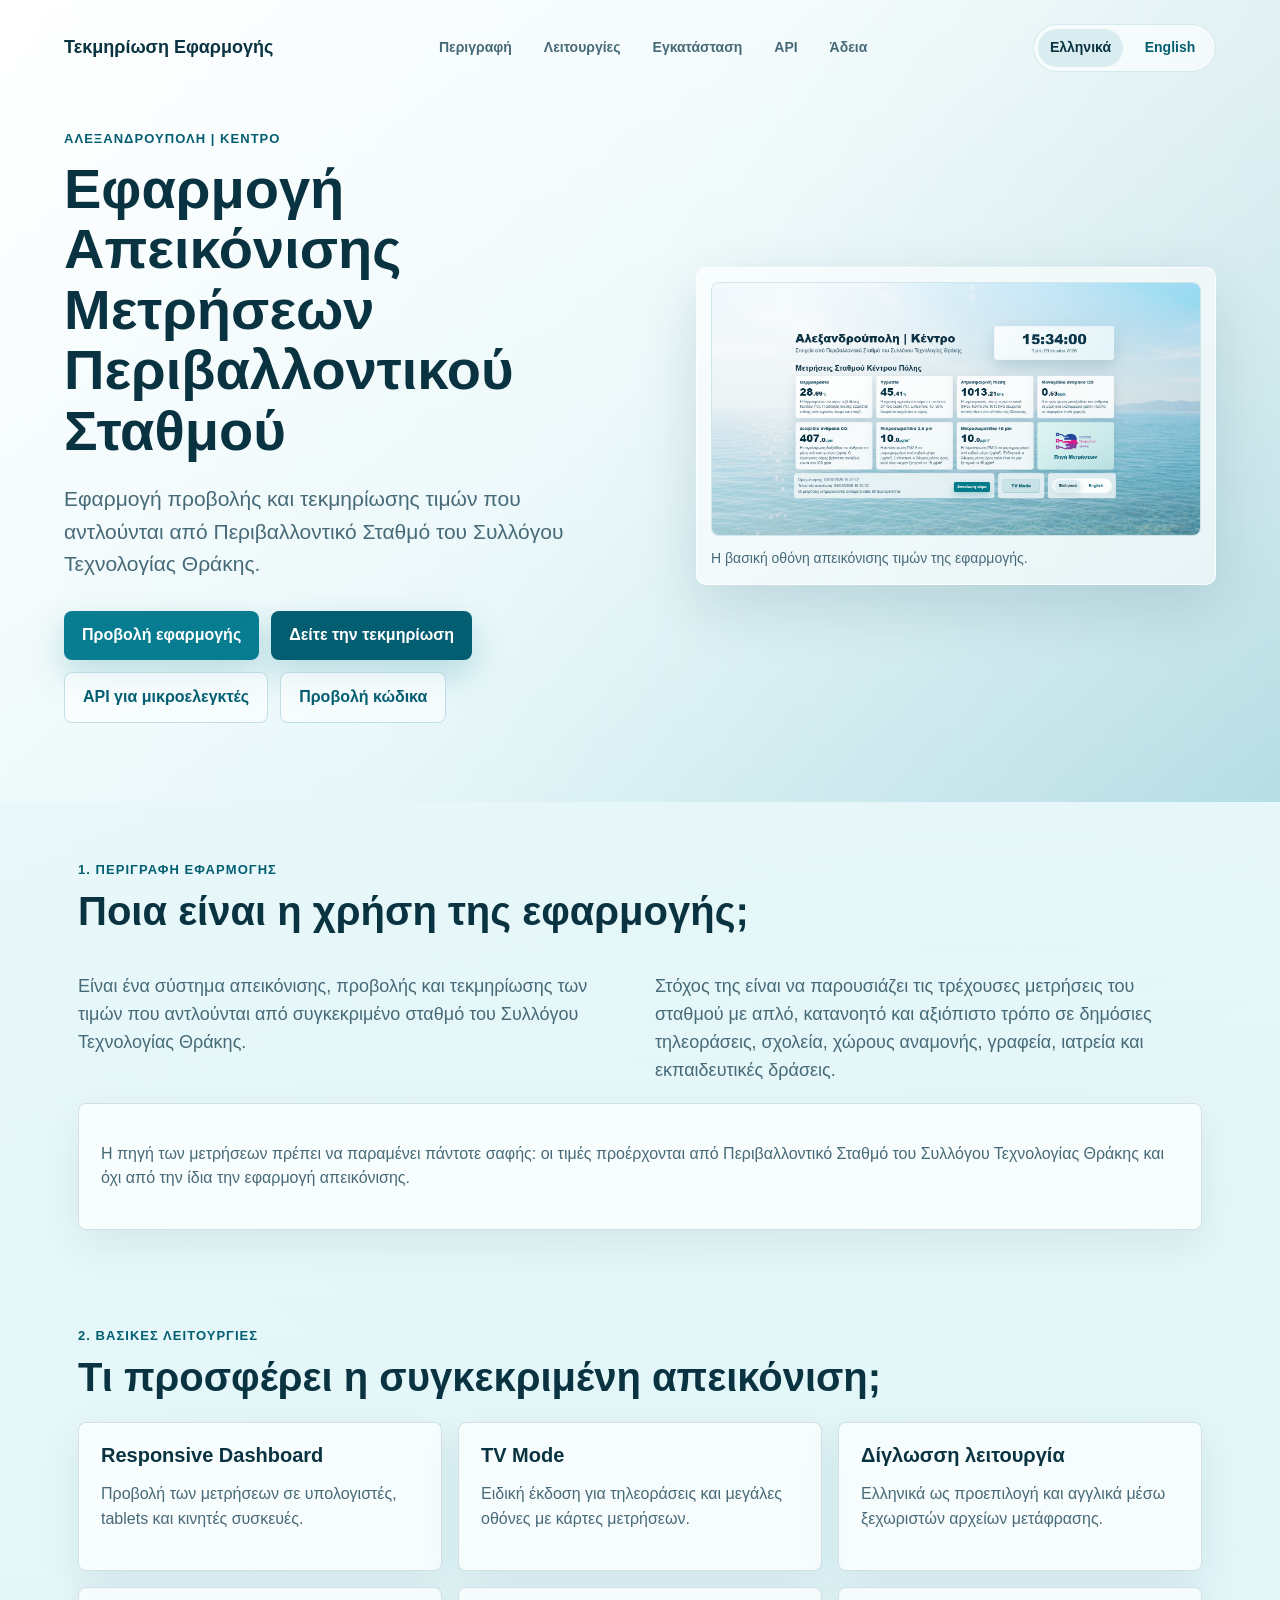
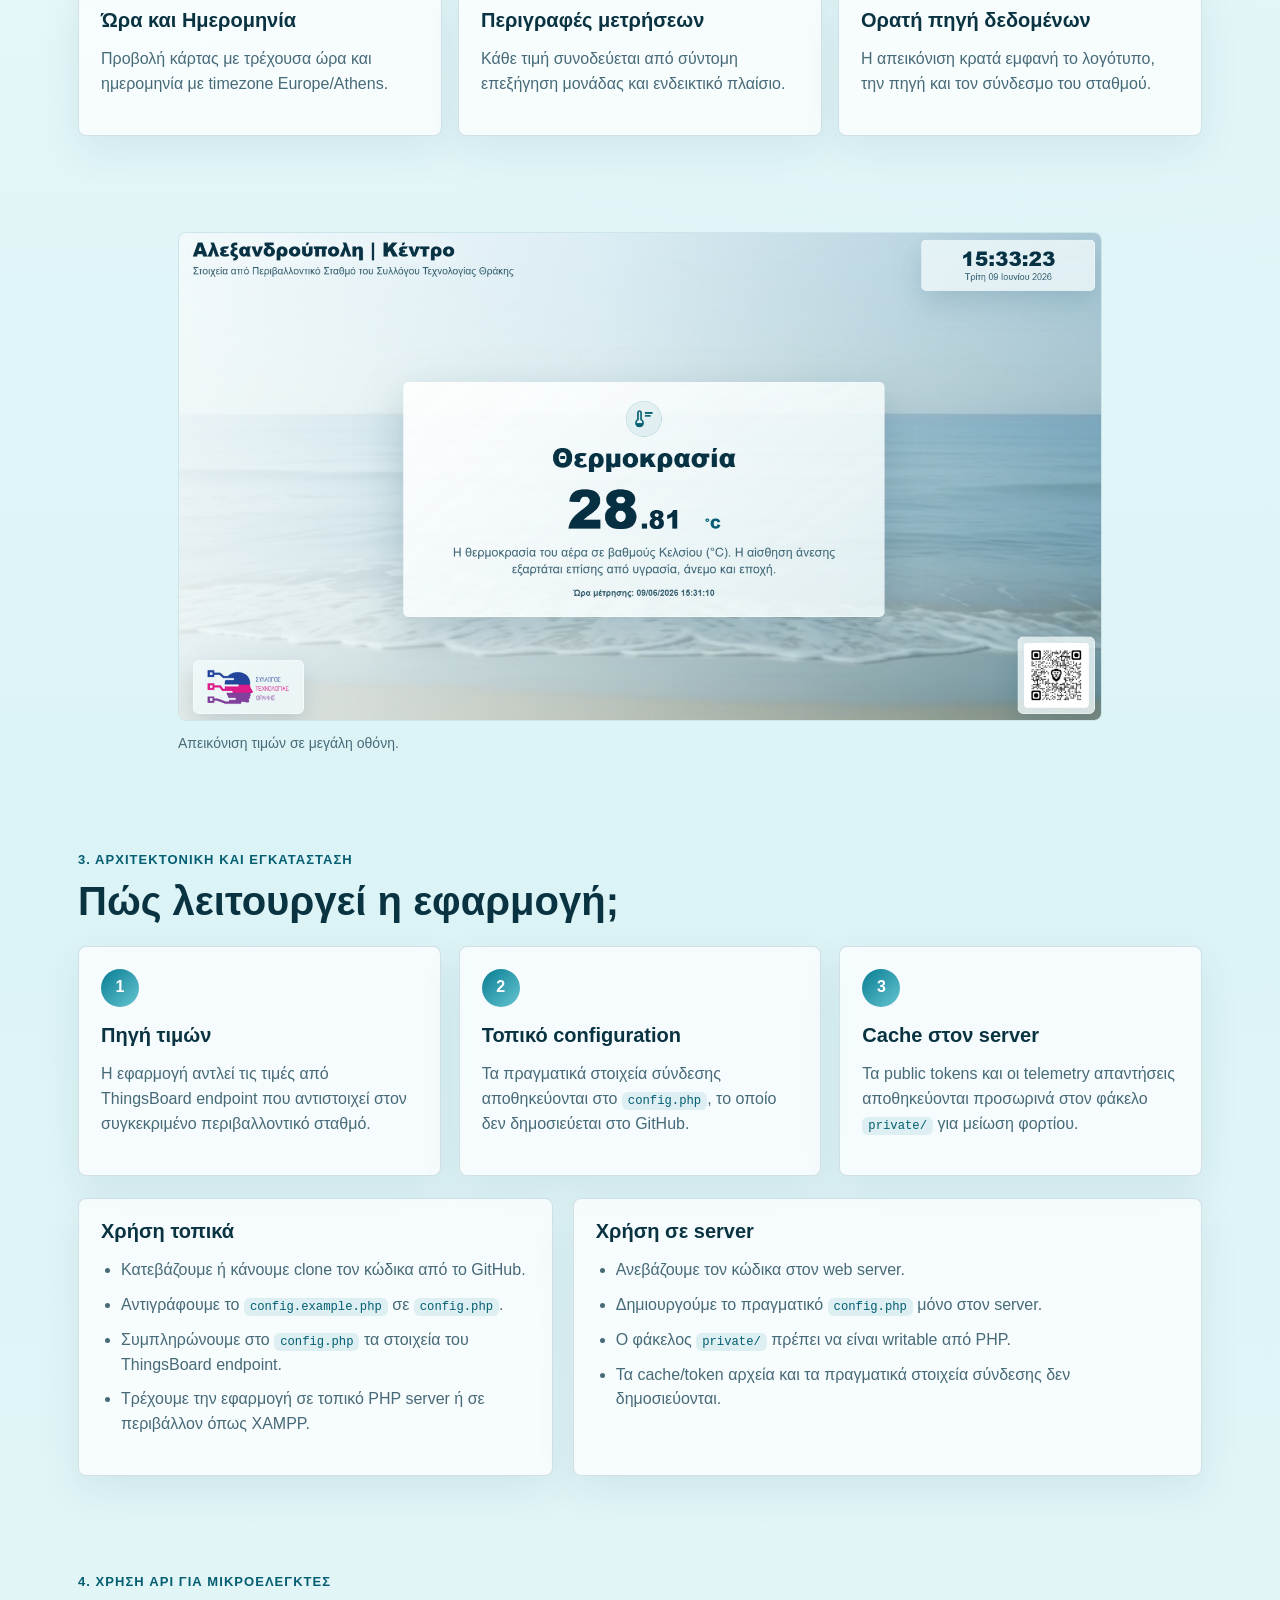
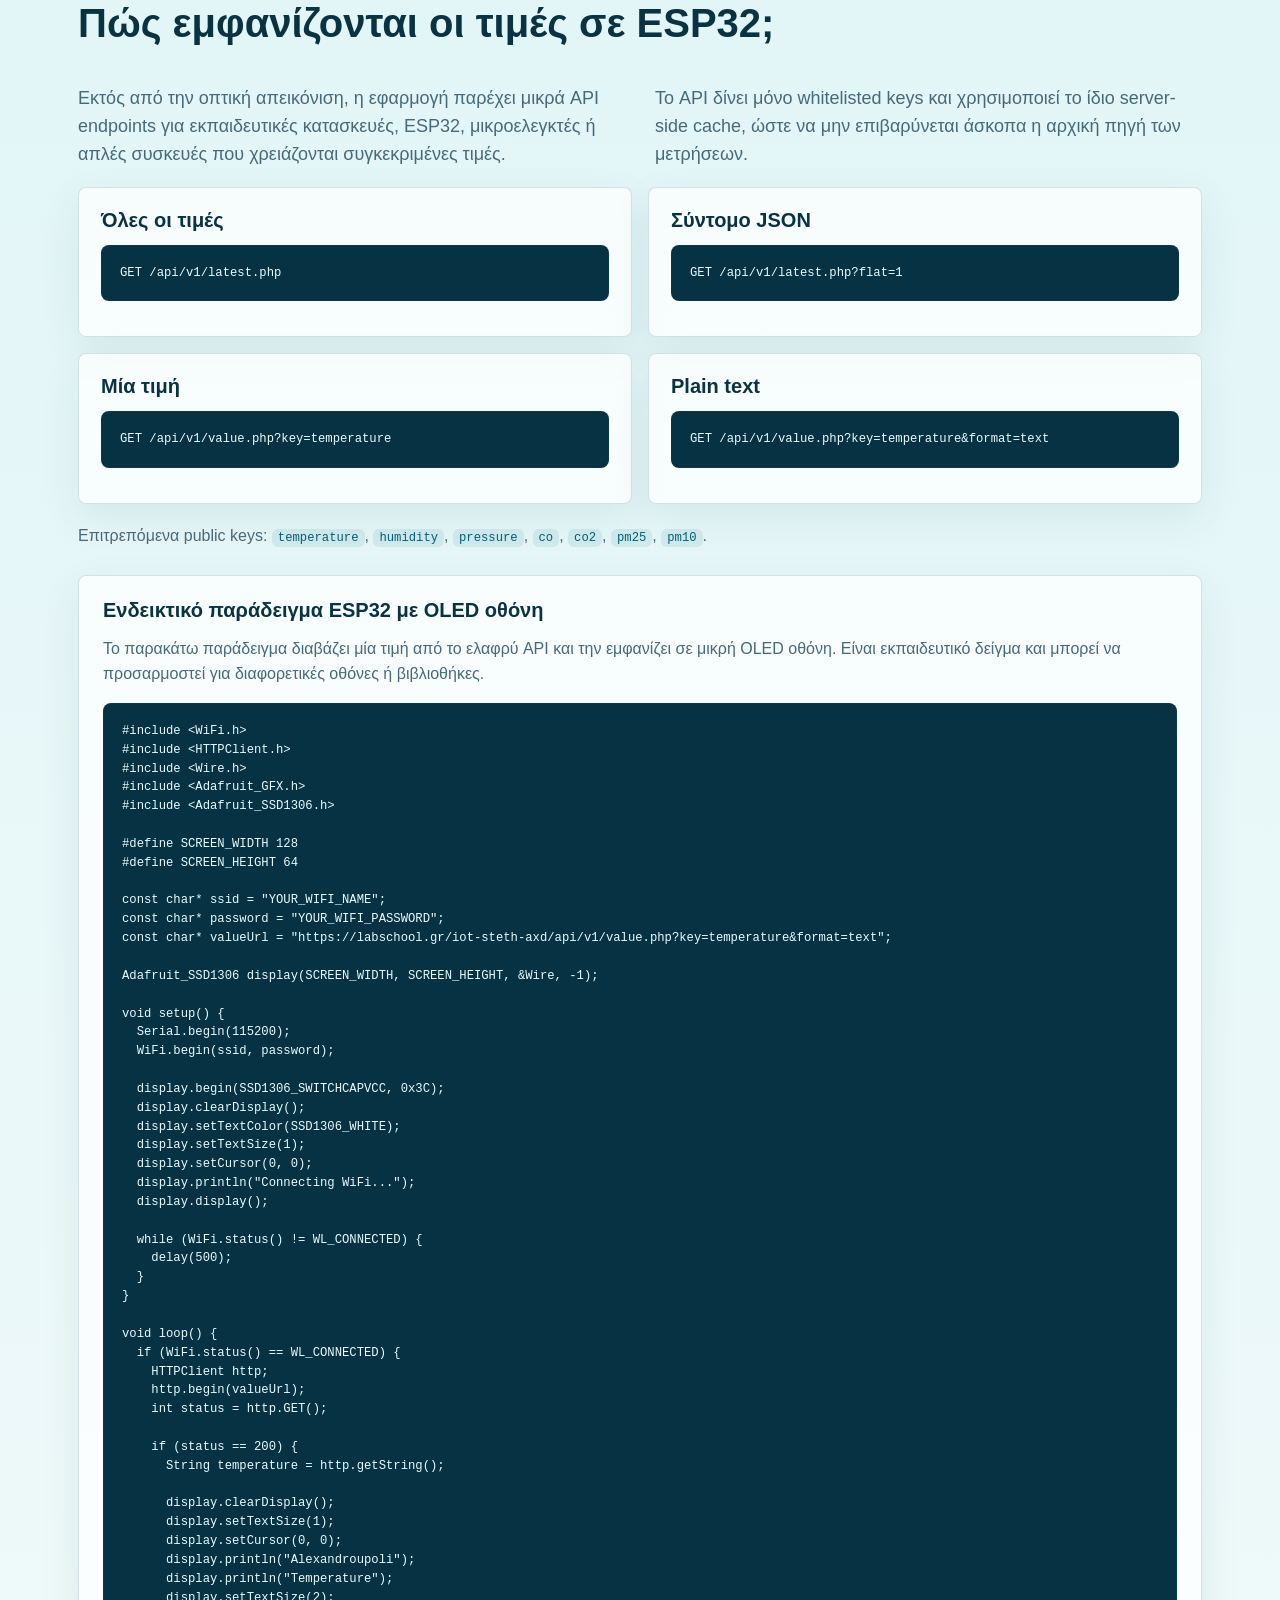
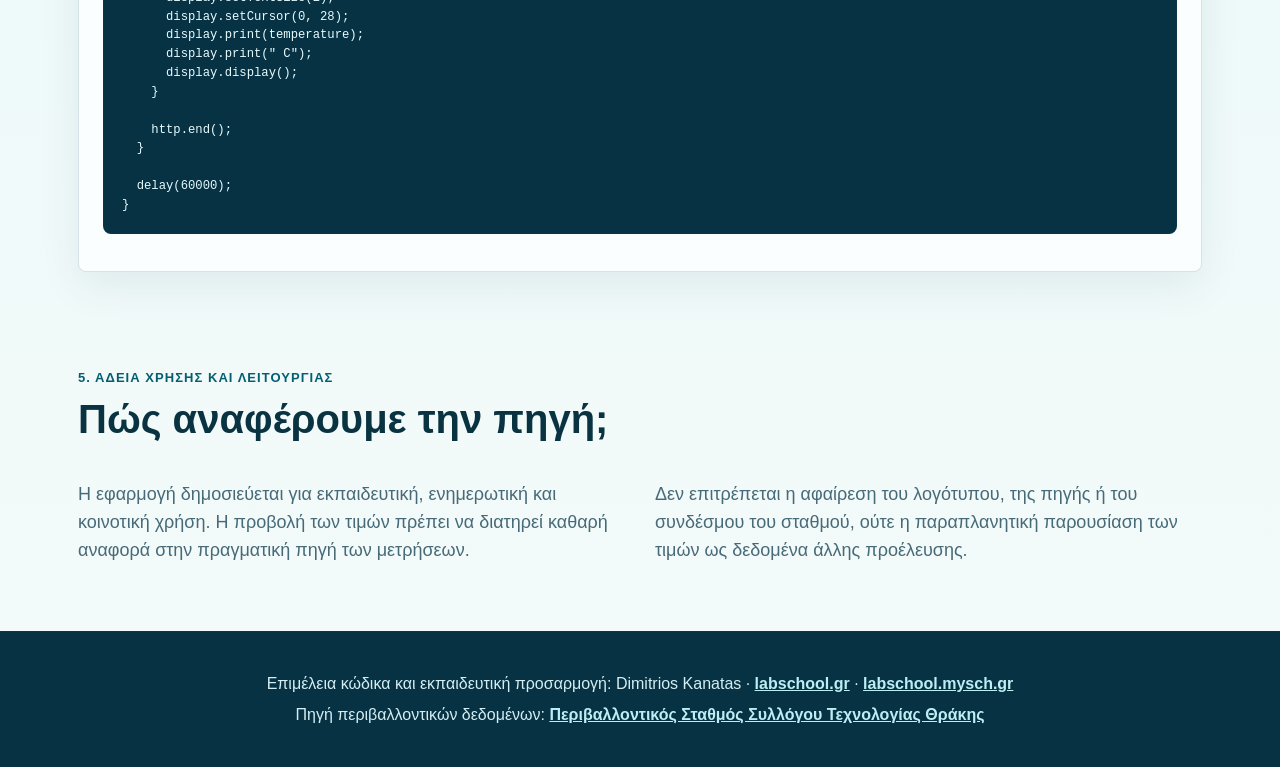
<file: docs/index.html>
<!doctype html>
<html lang="el">
<head>
    <meta charset="utf-8">
    <meta name="viewport" content="width=device-width, initial-scale=1">
    <title>Εφαρμογή Απεικόνισης Μετρήσεων Περιβαλλοντικού Σταθμού</title>
    <meta name="description" content="Τεκμηρίωση εφαρμογής προβολής και τεκμηρίωσης τιμών που αντλούνται από Περιβαλλοντικό Σταθμό του Συλλόγου Τεχνολογίας Θράκης.">
    <meta property="og:type" content="website">
    <meta property="og:locale" content="el_GR">
    <meta property="og:site_name" content="LabSchool GR">
    <meta property="og:title" content="Εφαρμογή Απεικόνισης Μετρήσεων Περιβαλλοντικού Σταθμού">
    <meta property="og:description" content="Τεκμηρίωση εφαρμογής προβολής και τεκμηρίωσης τιμών που αντλούνται από Περιβαλλοντικό Σταθμό του Συλλόγου Τεχνολογίας Θράκης.">
    <meta property="og:url" content="https://labschool-gr.github.io/iot-steth-axd/">
    <meta property="og:image" content="https://labschool-gr.github.io/iot-steth-axd/assets/images/social-preview.jpg">
    <meta property="og:image:secure_url" content="https://labschool-gr.github.io/iot-steth-axd/assets/images/social-preview.jpg">
    <meta property="og:image:type" content="image/jpeg">
    <meta property="og:image:width" content="1200">
    <meta property="og:image:height" content="630">
    <meta property="og:image:alt" content="Προεπισκόπηση της εφαρμογής απεικόνισης μετρήσεων περιβαλλοντικού σταθμού">
    <meta name="twitter:card" content="summary_large_image">
    <meta name="twitter:title" content="Εφαρμογή Απεικόνισης Μετρήσεων Περιβαλλοντικού Σταθμού">
    <meta name="twitter:description" content="Τεκμηρίωση εφαρμογής προβολής και τεκμηρίωσης τιμών που αντλούνται από Περιβαλλοντικό Σταθμό του Συλλόγου Τεχνολογίας Θράκης.">
    <meta name="twitter:image" content="https://labschool-gr.github.io/iot-steth-axd/assets/images/social-preview.jpg">
    <link rel="icon" type="image/svg+xml" href="assets/favicon.svg">
    <link rel="stylesheet" href="styles.css">
</head>
<body>
<header class="site-hero" id="top">
    <nav class="topbar" aria-label="Πλοήγηση τεκμηρίωσης">
        <a class="brand" href="#top">Τεκμηρίωση Εφαρμογής</a>
        <div class="nav-links">
            <a href="#description">Περιγραφή</a>
            <a href="#features">Λειτουργίες</a>
            <a href="#architecture">Εγκατάσταση</a>
            <a href="#api">API</a>
            <a href="#license">Άδεια</a>
        </div>
        <div class="language-switch" aria-label="Γλώσσα">
            <a class="active" href="index.html" lang="el" aria-current="page">Ελληνικά</a>
            <a href="en.html" lang="en">English</a>
        </div>
    </nav>

    <div class="hero-grid">
        <div class="hero-copy">
            <p class="eyebrow">Αλεξανδρούπολη | Κέντρο</p>
            <h1>Εφαρμογή Απεικόνισης Μετρήσεων Περιβαλλοντικού Σταθμού</h1>
            <p class="lead">
                Εφαρμογή προβολής και τεκμηρίωσης τιμών που αντλούνται από Περιβαλλοντικό Σταθμό
                του Συλλόγου Τεχνολογίας Θράκης.
            </p>
            <div class="hero-actions">
                <a class="button primary" href="https://labschool.gr/iot-steth-axd/">Προβολή εφαρμογής</a>
                <a class="button primary" href="#description">Δείτε την τεκμηρίωση</a>
                <a class="button secondary" href="#api">API για μικροελεγκτές</a>
                <a class="button secondary" href="https://github.com/LabSchool-GR/iot-steth-axd">Προβολή κώδικα</a>
            </div>
        </div>

        <figure class="visual-card">
            <img
                class="doc-image"
                src="assets/images/iot-steth-axd.png"
                alt="Στιγμιότυπο της εφαρμογής απεικόνισης μετρήσεων"
            >
            <figcaption>Η βασική οθόνη απεικόνισης τιμών της εφαρμογής.</figcaption>
        </figure>
    </div>
</header>

<main>
    <section class="section intro-section" id="description">
        <div class="section-heading">
            <p class="eyebrow">1. Περιγραφή Εφαρμογής</p>
            <h2>Ποια είναι η χρήση της εφαρμογής;</h2>
        </div>
        <div class="text-columns">
            <p>
                Είναι ένα σύστημα απεικόνισης, προβολής και τεκμηρίωσης των τιμών που αντλούνται
                από συγκεκριμένο σταθμό του Συλλόγου Τεχνολογίας Θράκης.
            </p>
            <p>
                Στόχος της είναι να παρουσιάζει τις τρέχουσες μετρήσεις του σταθμού με απλό,
                κατανοητό και αξιόπιστο τρόπο σε δημόσιες τηλεοράσεις, σχολεία, χώρους αναμονής,
                γραφεία, ιατρεία και εκπαιδευτικές δράσεις.
            </p>
        </div>
        <div class="callout">
            <p>
                Η πηγή των μετρήσεων πρέπει να παραμένει πάντοτε σαφής: οι τιμές προέρχονται από
                Περιβαλλοντικό Σταθμό του Συλλόγου Τεχνολογίας Θράκης και όχι από την ίδια την
                εφαρμογή απεικόνισης.
            </p>
        </div>
    </section>

    <section class="section" id="features">
        <div class="section-heading">
            <p class="eyebrow">2. Βασικές Λειτουργίες</p>
            <h2>Τι προσφέρει η συγκεκριμένη απεικόνιση;</h2>
        </div>
        <div class="feature-grid">
            <article class="feature-card">
                <h3>Responsive Dashboard</h3>
                <p>Προβολή των μετρήσεων σε υπολογιστές, tablets και κινητές συσκευές.</p>
            </article>
            <article class="feature-card">
                <h3>TV Mode</h3>
                <p>Ειδική έκδοση για τηλεοράσεις και μεγάλες οθόνες με κάρτες μετρήσεων.</p>
            </article>
            <article class="feature-card">
                <h3>Δίγλωσση λειτουργία</h3>
                <p>Ελληνικά ως προεπιλογή και αγγλικά μέσω ξεχωριστών αρχείων μετάφρασης.</p>
            </article>
            <article class="feature-card">
                <h3>Ώρα και Ημερομηνία</h3>
                <p>Προβολή κάρτας με τρέχουσα ώρα και ημερομηνία με timezone Europe/Athens.</p>
            </article>
            <article class="feature-card">
                <h3>Περιγραφές μετρήσεων</h3>
                <p>Κάθε τιμή συνοδεύεται από σύντομη επεξήγηση μονάδας και ενδεικτικό πλαίσιο.</p>
            </article>
            <article class="feature-card">
                <h3>Ορατή πηγή δεδομένων</h3>
                <p>Η απεικόνιση κρατά εμφανή το λογότυπο, την πηγή και τον σύνδεσμο του σταθμού.</p>
            </article>
        </div>
    </section>

    <section class="section image-strip single-image" aria-label="Εικόνα τεκμηρίωσης TV Mode">
        <figure>
            <img
                class="doc-image"
                src="assets/images/iot-steth-axd-tv-mode.png"
                alt="Στιγμιότυπο του TV Mode της εφαρμογής απεικόνισης μετρήσεων"
            >
            <figcaption>Απεικόνιση τιμών σε μεγάλη οθόνη.</figcaption>
        </figure>
    </section>

    <section class="section" id="architecture">
        <div class="section-heading">
            <p class="eyebrow">3. Αρχιτεκτονική και Εγκατάσταση</p>
            <h2>Πώς λειτουργεί η εφαρμογή;</h2>
        </div>
        <div class="architecture-flow">
            <article>
                <span class="step">1</span>
                <h3>Πηγή τιμών</h3>
                <p>
                    Η εφαρμογή αντλεί τις τιμές από ThingsBoard endpoint που αντιστοιχεί στον
                    συγκεκριμένο περιβαλλοντικό σταθμό.
                </p>
            </article>
            <article>
                <span class="step">2</span>
                <h3>Τοπικό configuration</h3>
                <p>
                    Τα πραγματικά στοιχεία σύνδεσης αποθηκεύονται στο <code>config.php</code>, το
                    οποίο δεν δημοσιεύεται στο GitHub.
                </p>
            </article>
            <article>
                <span class="step">3</span>
                <h3>Cache στον server</h3>
                <p>
                    Τα public tokens και οι telemetry απαντήσεις αποθηκεύονται προσωρινά στον
                    φάκελο <code>private/</code> για μείωση φορτίου.
                </p>
            </article>
        </div>

        <div class="checklist-grid setup-grid">
            <div>
                <h3>Χρήση τοπικά</h3>
                <ul class="checklist">
                    <li>Κατεβάζουμε ή κάνουμε clone τον κώδικα από το GitHub.</li>
                    <li>Αντιγράφουμε το <code>config.example.php</code> σε <code>config.php</code>.</li>
                    <li>Συμπληρώνουμε στο <code>config.php</code> τα στοιχεία του ThingsBoard endpoint.</li>
                    <li>Τρέχουμε την εφαρμογή σε τοπικό PHP server ή σε περιβάλλον όπως XAMPP.</li>
                </ul>
            </div>
            <div>
                <h3>Χρήση σε server</h3>
                <ul class="checklist">
                    <li>Ανεβάζουμε τον κώδικα στον web server.</li>
                    <li>Δημιουργούμε το πραγματικό <code>config.php</code> μόνο στον server.</li>
                    <li>Ο φάκελος <code>private/</code> πρέπει να είναι writable από PHP.</li>
                    <li>Τα cache/token αρχεία και τα πραγματικά στοιχεία σύνδεσης δεν δημοσιεύονται.</li>
                </ul>
            </div>
        </div>
    </section>

    <section class="section" id="api">
        <div class="section-heading">
            <p class="eyebrow">4. Χρήση API για μικροελεγκτές</p>
            <h2>Πώς εμφανίζονται οι τιμές σε ESP32;</h2>
        </div>
        <div class="text-columns">
            <p>
                Εκτός από την οπτική απεικόνιση, η εφαρμογή παρέχει μικρά API endpoints για
                εκπαιδευτικές κατασκευές, ESP32, μικροελεγκτές ή απλές συσκευές που χρειάζονται
                συγκεκριμένες τιμές.
            </p>
            <p>
                Το API δίνει μόνο whitelisted keys και χρησιμοποιεί το ίδιο server-side cache,
                ώστε να μην επιβαρύνεται άσκοπα η αρχική πηγή των μετρήσεων.
            </p>
        </div>
        <div class="api-grid">
            <article>
                <h3>Όλες οι τιμές</h3>
                <pre><code>GET /api/v1/latest.php</code></pre>
            </article>
            <article>
                <h3>Σύντομο JSON</h3>
                <pre><code>GET /api/v1/latest.php?flat=1</code></pre>
            </article>
            <article>
                <h3>Μία τιμή</h3>
                <pre><code>GET /api/v1/value.php?key=temperature</code></pre>
            </article>
            <article>
                <h3>Plain text</h3>
                <pre><code>GET /api/v1/value.php?key=temperature&amp;format=text</code></pre>
            </article>
        </div>
        <p class="note">
            Επιτρεπόμενα public keys: <code>temperature</code>, <code>humidity</code>,
            <code>pressure</code>, <code>co</code>, <code>co2</code>,
            <code>pm25</code>, <code>pm10</code>.
        </p>

        <article class="code-example">
            <h3>Ενδεικτικό παράδειγμα ESP32 με OLED οθόνη</h3>
            <p>
                Το παρακάτω παράδειγμα διαβάζει μία τιμή από το ελαφρύ API και την εμφανίζει σε
                μικρή OLED οθόνη. Είναι εκπαιδευτικό δείγμα και μπορεί να προσαρμοστεί για
                διαφορετικές οθόνες ή βιβλιοθήκες.
            </p>
            <pre><code>#include &lt;WiFi.h&gt;
#include &lt;HTTPClient.h&gt;
#include &lt;Wire.h&gt;
#include &lt;Adafruit_GFX.h&gt;
#include &lt;Adafruit_SSD1306.h&gt;

#define SCREEN_WIDTH 128
#define SCREEN_HEIGHT 64

const char* ssid = "YOUR_WIFI_NAME";
const char* password = "YOUR_WIFI_PASSWORD";
const char* valueUrl = "https://labschool.gr/iot-steth-axd/api/v1/value.php?key=temperature&amp;format=text";

Adafruit_SSD1306 display(SCREEN_WIDTH, SCREEN_HEIGHT, &Wire, -1);

void setup() {
  Serial.begin(115200);
  WiFi.begin(ssid, password);

  display.begin(SSD1306_SWITCHCAPVCC, 0x3C);
  display.clearDisplay();
  display.setTextColor(SSD1306_WHITE);
  display.setTextSize(1);
  display.setCursor(0, 0);
  display.println("Connecting WiFi...");
  display.display();

  while (WiFi.status() != WL_CONNECTED) {
    delay(500);
  }
}

void loop() {
  if (WiFi.status() == WL_CONNECTED) {
    HTTPClient http;
    http.begin(valueUrl);
    int status = http.GET();

    if (status == 200) {
      String temperature = http.getString();

      display.clearDisplay();
      display.setTextSize(1);
      display.setCursor(0, 0);
      display.println("Alexandroupoli");
      display.println("Temperature");
      display.setTextSize(2);
      display.setCursor(0, 28);
      display.print(temperature);
      display.print(" C");
      display.display();
    }

    http.end();
  }

  delay(60000);
}</code></pre>
        </article>
    </section>

    <section class="section" id="license">
        <div class="section-heading">
            <p class="eyebrow">5. Άδεια Χρήσης και Λειτουργίας</p>
            <h2>Πώς αναφέρουμε την πηγή;</h2>
        </div>
        <div class="text-columns">
            <p>
                Η εφαρμογή δημοσιεύεται για εκπαιδευτική, ενημερωτική και κοινοτική χρήση. Η
                προβολή των τιμών πρέπει να διατηρεί καθαρή αναφορά στην πραγματική πηγή των
                μετρήσεων.
            </p>
            <p>
                Δεν επιτρέπεται η αφαίρεση του λογότυπου, της πηγής ή του συνδέσμου του σταθμού,
                ούτε η παραπλανητική παρουσίαση των τιμών ως δεδομένα άλλης προέλευσης.
            </p>
        </div>
    </section>
</main>

<footer class="site-footer">
    <p>
        Επιμέλεια κώδικα και εκπαιδευτική προσαρμογή: Dimitrios Kanatas ·
        <a href="https://labschool.gr">labschool.gr</a> ·
        <a href="https://labschool.mysch.gr">labschool.mysch.gr</a>
    </p>
    <p>
        Πηγή περιβαλλοντικών δεδομένων:
        <a href="https://steth.gr/env">Περιβαλλοντικός Σταθμός Συλλόγου Τεχνολογίας Θράκης</a>
    </p>
</footer>
</body>
</html>
</file>
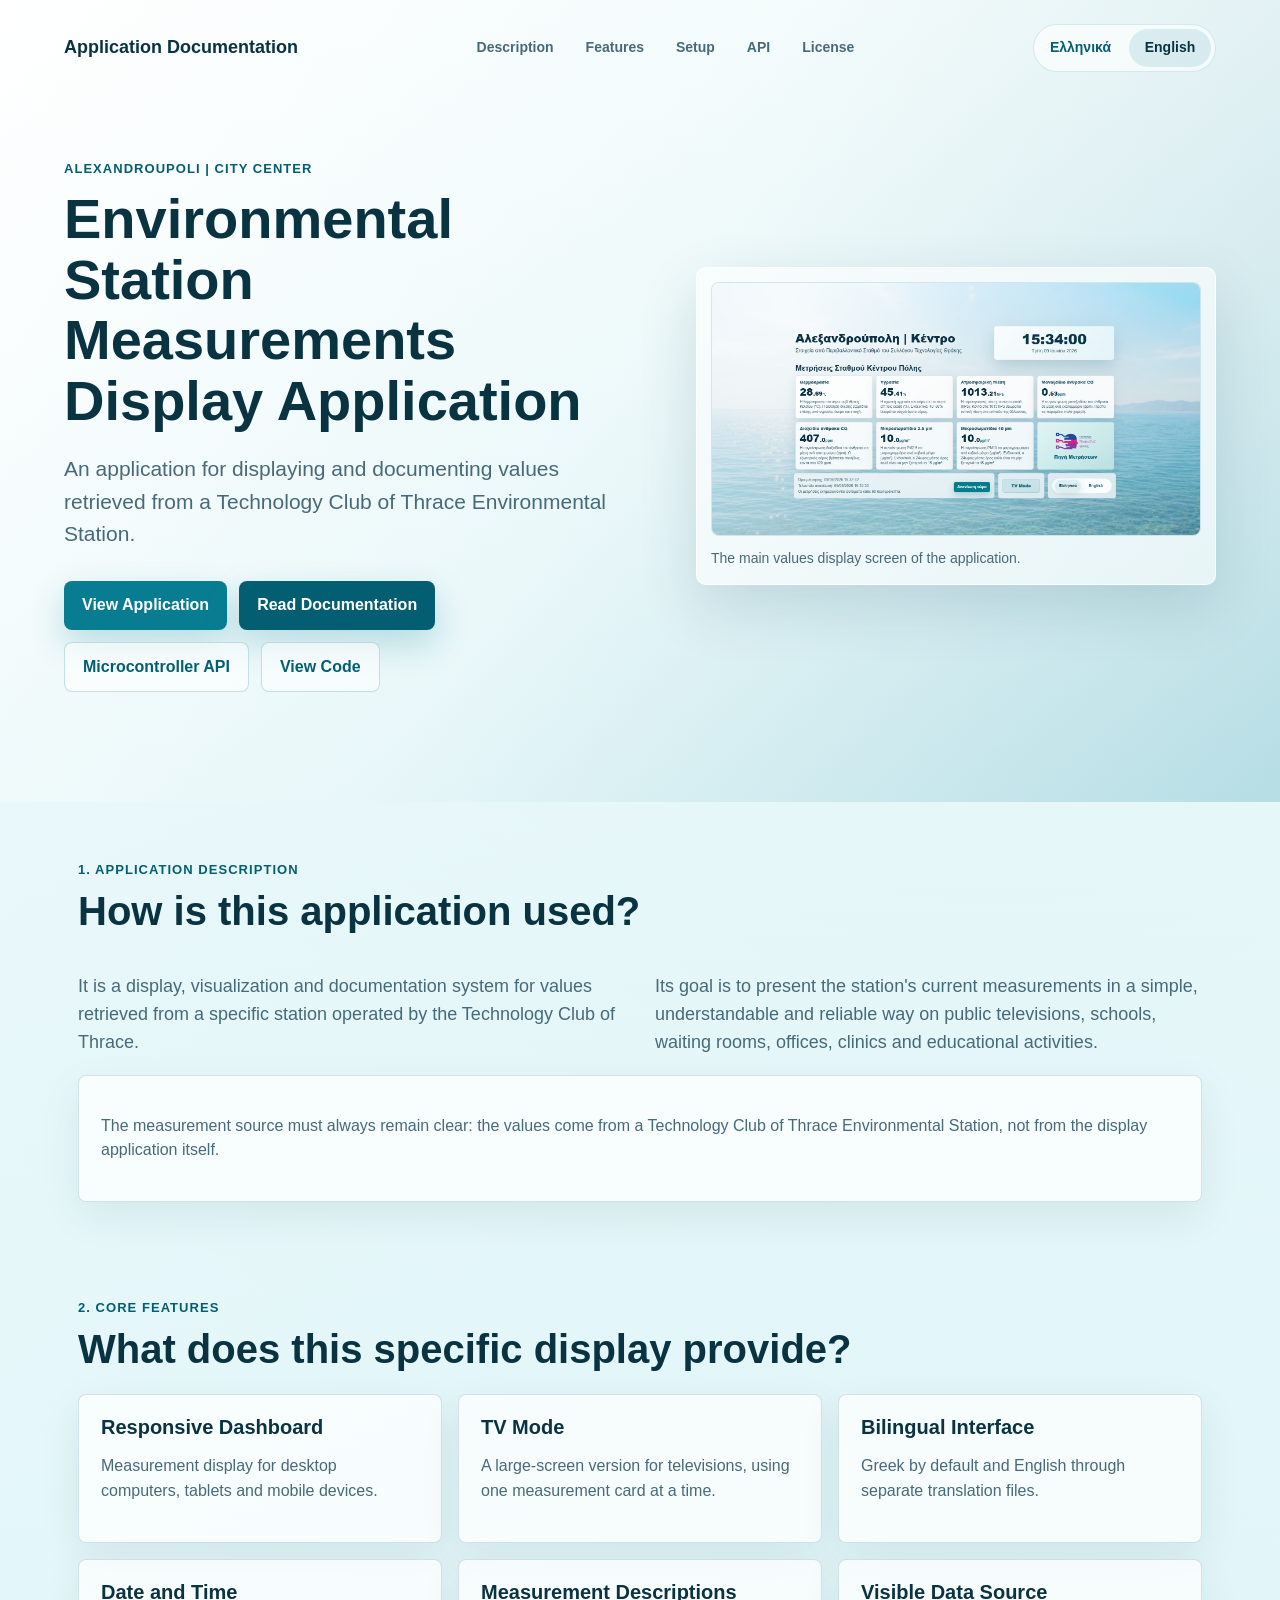
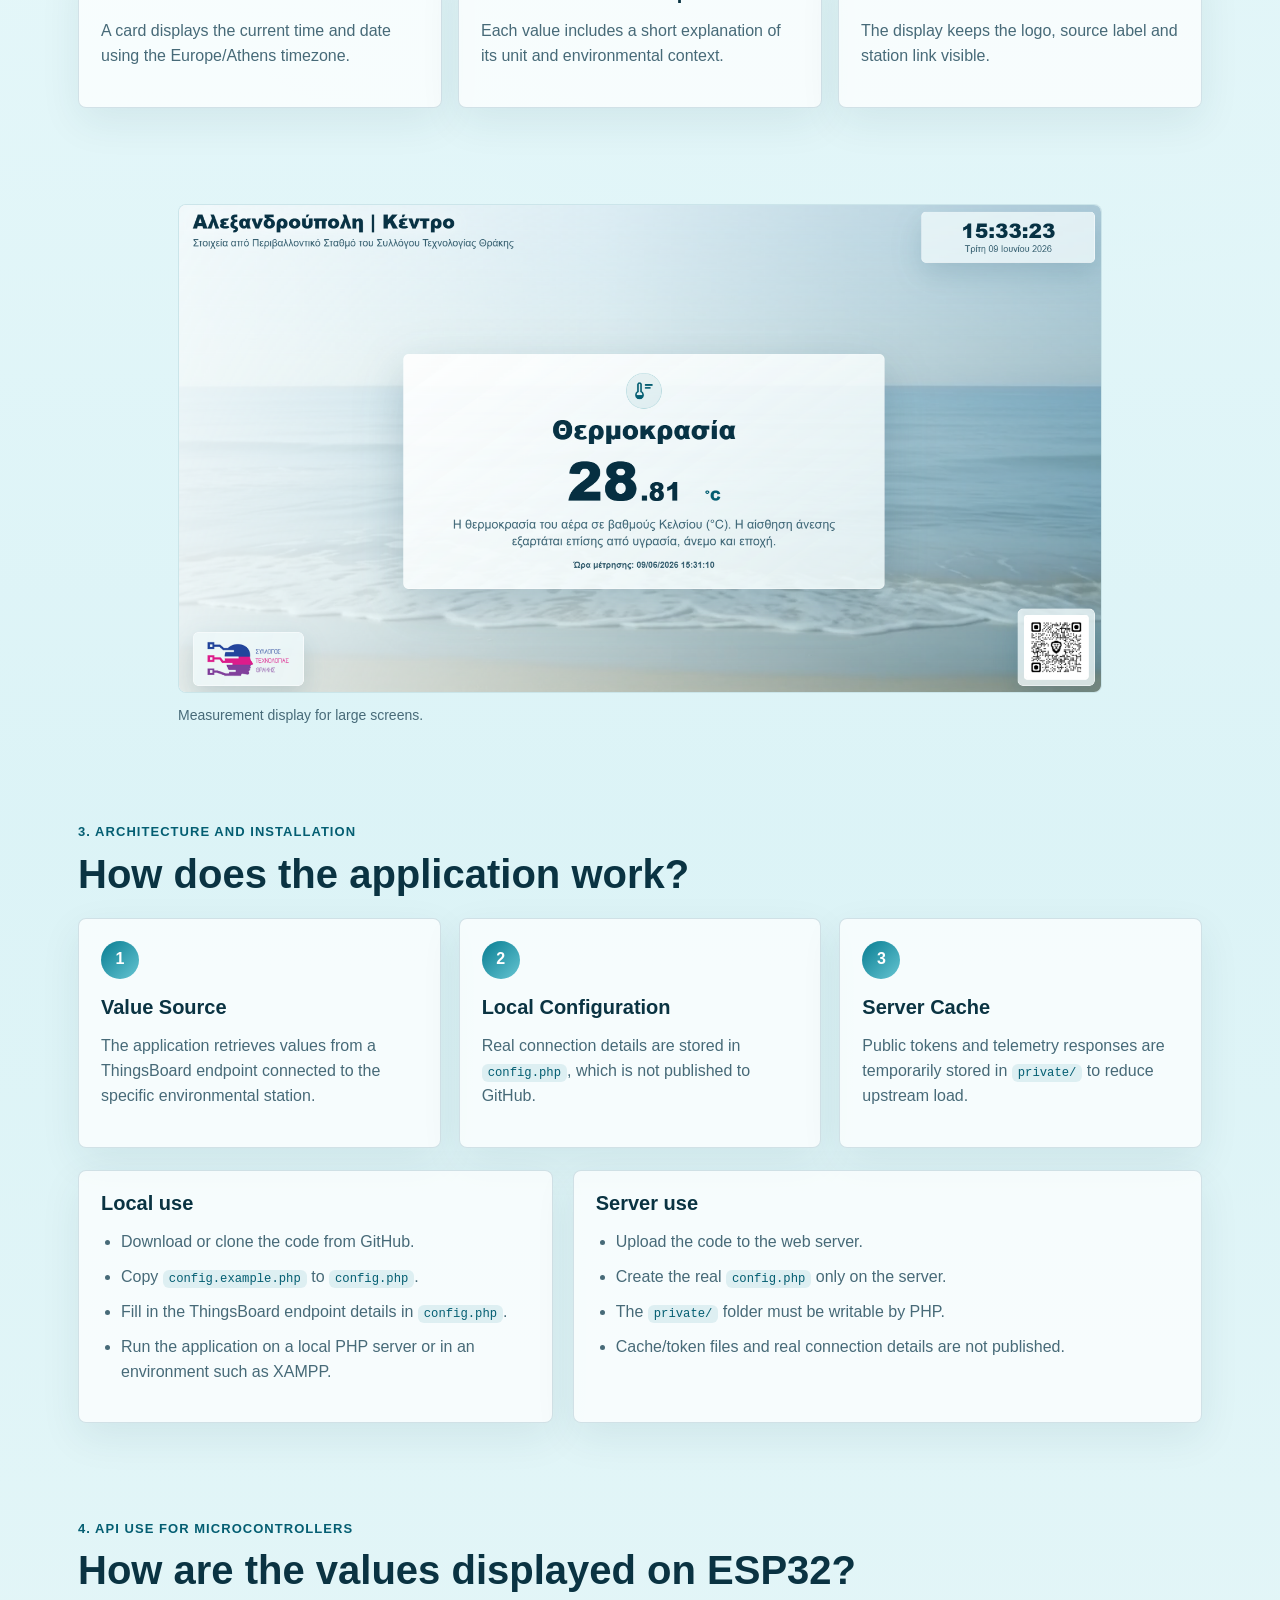
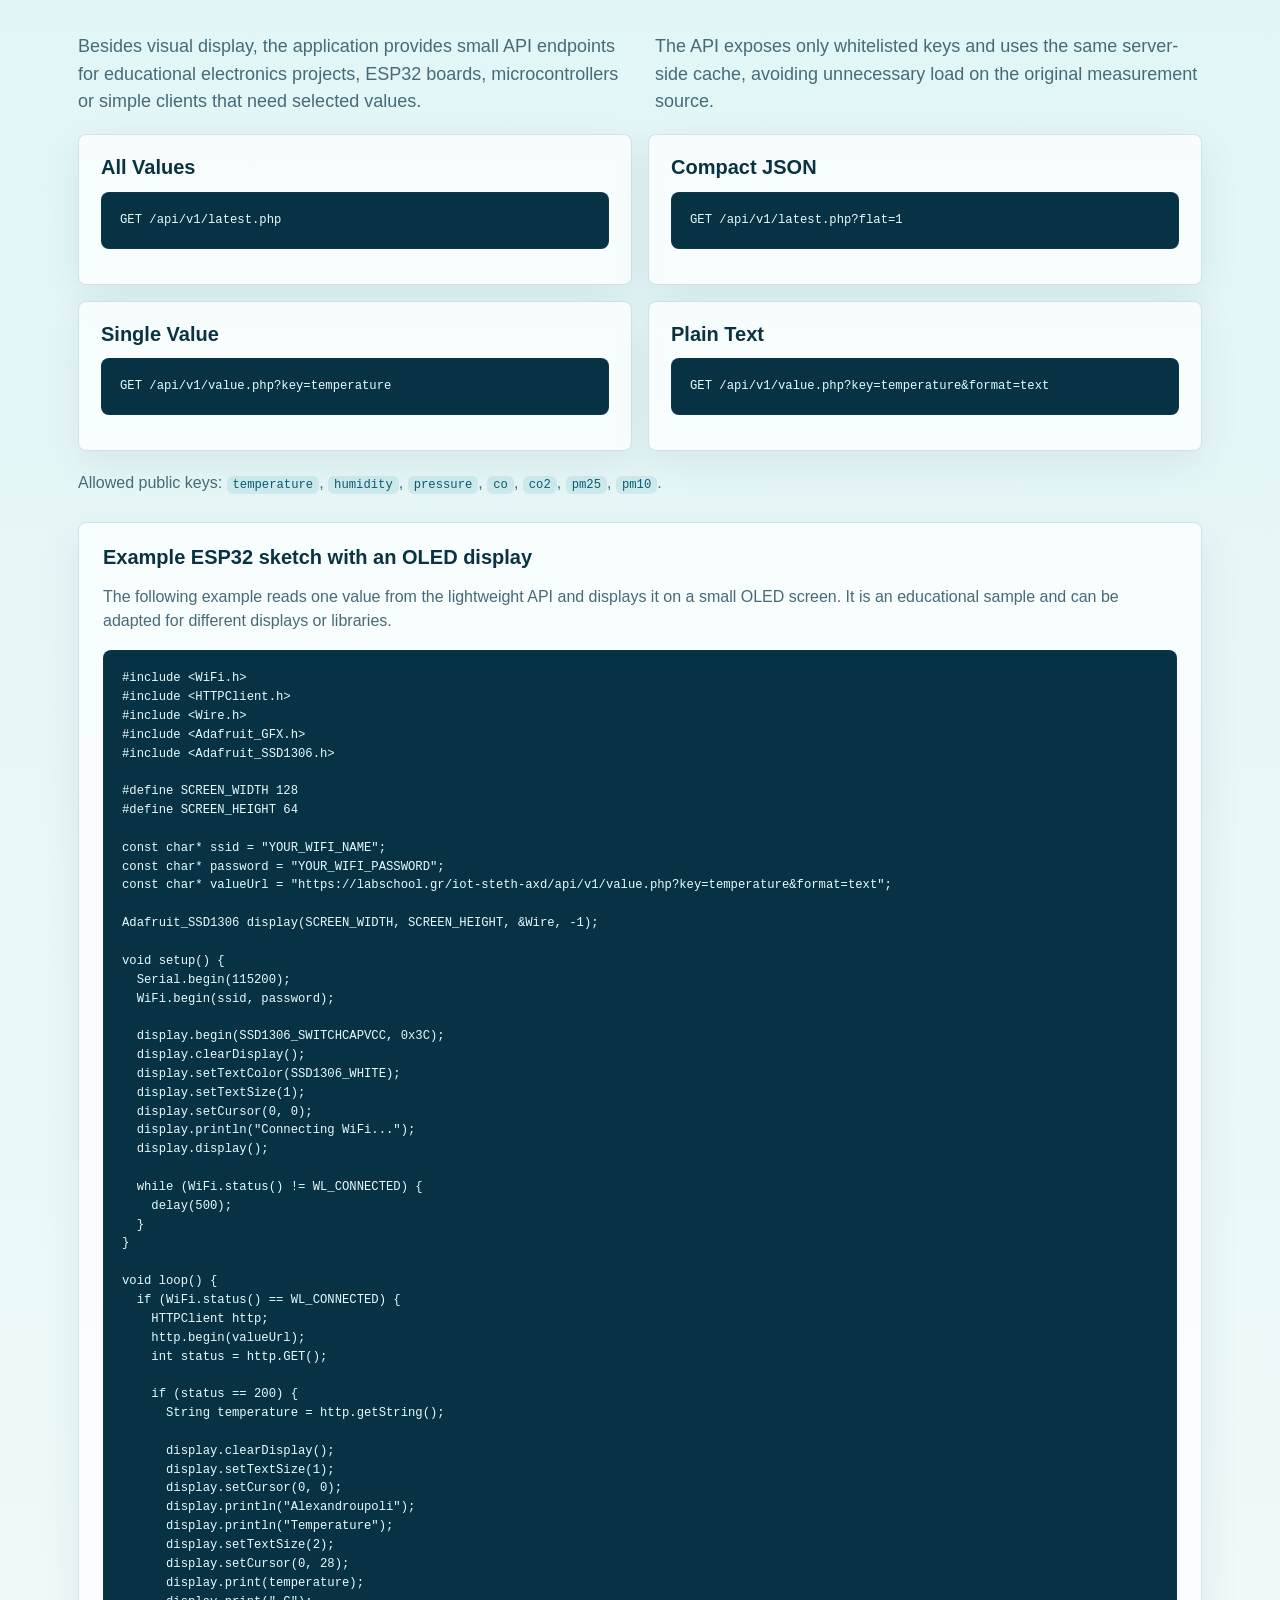
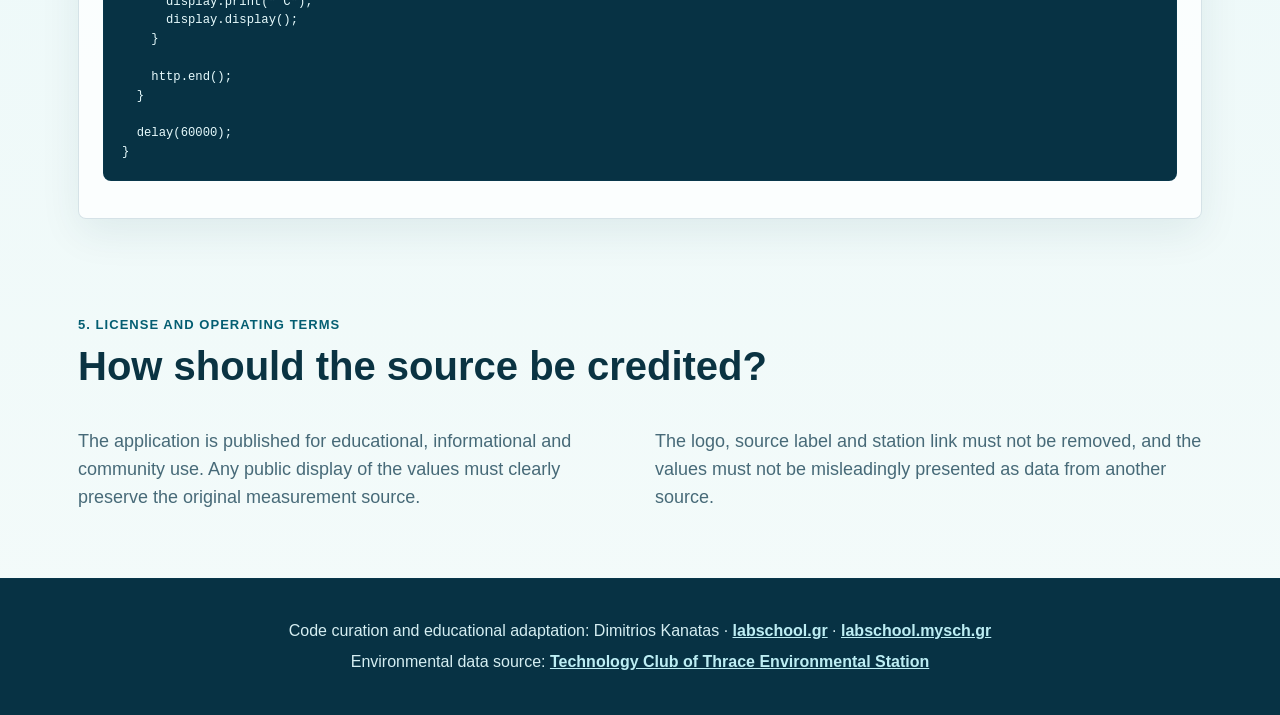
<file: docs/en.html>
<!doctype html>
<html lang="en">
<head>
    <meta charset="utf-8">
    <meta name="viewport" content="width=device-width, initial-scale=1">
    <title>Environmental Station Measurements Display Application</title>
    <meta name="description" content="Documentation for an application that displays and documents values retrieved from a Technology Club of Thrace Environmental Station.">
    <meta property="og:type" content="website">
    <meta property="og:locale" content="en_GB">
    <meta property="og:site_name" content="LabSchool GR">
    <meta property="og:title" content="Environmental Station Measurements Display Application">
    <meta property="og:description" content="Documentation for an application that displays and documents values retrieved from a Technology Club of Thrace Environmental Station.">
    <meta property="og:url" content="https://labschool-gr.github.io/iot-steth-axd/en.html">
    <meta property="og:image" content="https://labschool-gr.github.io/iot-steth-axd/assets/images/social-preview.jpg">
    <meta property="og:image:secure_url" content="https://labschool-gr.github.io/iot-steth-axd/assets/images/social-preview.jpg">
    <meta property="og:image:type" content="image/jpeg">
    <meta property="og:image:width" content="1200">
    <meta property="og:image:height" content="630">
    <meta property="og:image:alt" content="Preview of the environmental station measurements display application">
    <meta name="twitter:card" content="summary_large_image">
    <meta name="twitter:title" content="Environmental Station Measurements Display Application">
    <meta name="twitter:description" content="Documentation for an application that displays and documents values retrieved from a Technology Club of Thrace Environmental Station.">
    <meta name="twitter:image" content="https://labschool-gr.github.io/iot-steth-axd/assets/images/social-preview.jpg">
    <link rel="icon" type="image/svg+xml" href="assets/favicon.svg">
    <link rel="stylesheet" href="styles.css">
</head>
<body>
<header class="site-hero" id="top">
    <nav class="topbar" aria-label="Documentation navigation">
        <a class="brand" href="#top">Application Documentation</a>
        <div class="nav-links">
            <a href="#description">Description</a>
            <a href="#features">Features</a>
            <a href="#architecture">Setup</a>
            <a href="#api">API</a>
            <a href="#license">License</a>
        </div>
        <div class="language-switch" aria-label="Language">
            <a href="index.html" lang="el">Ελληνικά</a>
            <a class="active" href="en.html" lang="en" aria-current="page">English</a>
        </div>
    </nav>

    <div class="hero-grid">
        <div class="hero-copy">
            <p class="eyebrow">Alexandroupoli | City Center</p>
            <h1>Environmental Station Measurements Display Application</h1>
            <p class="lead">
                An application for displaying and documenting values retrieved from a Technology
                Club of Thrace Environmental Station.
            </p>
            <div class="hero-actions">
                <a class="button primary" href="https://labschool.gr/iot-steth-axd/">View Application</a>
                <a class="button primary" href="#description">Read Documentation</a>
                <a class="button secondary" href="#api">Microcontroller API</a>
                <a class="button secondary" href="https://github.com/LabSchool-GR/iot-steth-axd">View Code</a>
            </div>
        </div>

        <figure class="visual-card">
            <img
                class="doc-image"
                src="assets/images/iot-steth-axd.png"
                alt="Screenshot of the measurements display application"
            >
            <figcaption>The main values display screen of the application.</figcaption>
        </figure>
    </div>
</header>

<main>
    <section class="section intro-section" id="description">
        <div class="section-heading">
            <p class="eyebrow">1. Application Description</p>
            <h2>How is this application used?</h2>
        </div>
        <div class="text-columns">
            <p>
                It is a display, visualization and documentation system for values retrieved from a
                specific station operated by the Technology Club of Thrace.
            </p>
            <p>
                Its goal is to present the station's current measurements in a simple,
                understandable and reliable way on public televisions, schools, waiting rooms,
                offices, clinics and educational activities.
            </p>
        </div>
        <div class="callout">
            <p>
                The measurement source must always remain clear: the values come from a Technology
                Club of Thrace Environmental Station, not from the display application itself.
            </p>
        </div>
    </section>

    <section class="section" id="features">
        <div class="section-heading">
            <p class="eyebrow">2. Core Features</p>
            <h2>What does this specific display provide?</h2>
        </div>
        <div class="feature-grid">
            <article class="feature-card">
                <h3>Responsive Dashboard</h3>
                <p>Measurement display for desktop computers, tablets and mobile devices.</p>
            </article>
            <article class="feature-card">
                <h3>TV Mode</h3>
                <p>A large-screen version for televisions, using one measurement card at a time.</p>
            </article>
            <article class="feature-card">
                <h3>Bilingual Interface</h3>
                <p>Greek by default and English through separate translation files.</p>
            </article>
            <article class="feature-card">
                <h3>Date and Time</h3>
                <p>A card displays the current time and date using the Europe/Athens timezone.</p>
            </article>
            <article class="feature-card">
                <h3>Measurement Descriptions</h3>
                <p>Each value includes a short explanation of its unit and environmental context.</p>
            </article>
            <article class="feature-card">
                <h3>Visible Data Source</h3>
                <p>The display keeps the logo, source label and station link visible.</p>
            </article>
        </div>
    </section>

    <section class="section image-strip single-image" aria-label="TV Mode documentation image">
        <figure>
            <img
                class="doc-image"
                src="assets/images/iot-steth-axd-tv-mode.png"
                alt="Screenshot of the TV Mode measurements display"
            >
            <figcaption>Measurement display for large screens.</figcaption>
        </figure>
    </section>

    <section class="section" id="architecture">
        <div class="section-heading">
            <p class="eyebrow">3. Architecture and Installation</p>
            <h2>How does the application work?</h2>
        </div>
        <div class="architecture-flow">
            <article>
                <span class="step">1</span>
                <h3>Value Source</h3>
                <p>
                    The application retrieves values from a ThingsBoard endpoint connected to the
                    specific environmental station.
                </p>
            </article>
            <article>
                <span class="step">2</span>
                <h3>Local Configuration</h3>
                <p>
                    Real connection details are stored in <code>config.php</code>, which is not
                    published to GitHub.
                </p>
            </article>
            <article>
                <span class="step">3</span>
                <h3>Server Cache</h3>
                <p>
                    Public tokens and telemetry responses are temporarily stored in
                    <code>private/</code> to reduce upstream load.
                </p>
            </article>
        </div>

        <div class="checklist-grid setup-grid">
            <div>
                <h3>Local use</h3>
                <ul class="checklist">
                    <li>Download or clone the code from GitHub.</li>
                    <li>Copy <code>config.example.php</code> to <code>config.php</code>.</li>
                    <li>Fill in the ThingsBoard endpoint details in <code>config.php</code>.</li>
                    <li>Run the application on a local PHP server or in an environment such as XAMPP.</li>
                </ul>
            </div>
            <div>
                <h3>Server use</h3>
                <ul class="checklist">
                    <li>Upload the code to the web server.</li>
                    <li>Create the real <code>config.php</code> only on the server.</li>
                    <li>The <code>private/</code> folder must be writable by PHP.</li>
                    <li>Cache/token files and real connection details are not published.</li>
                </ul>
            </div>
        </div>
    </section>

    <section class="section" id="api">
        <div class="section-heading">
            <p class="eyebrow">4. API Use for Microcontrollers</p>
            <h2>How are the values displayed on ESP32?</h2>
        </div>
        <div class="text-columns">
            <p>
                Besides visual display, the application provides small API endpoints for
                educational electronics projects, ESP32 boards, microcontrollers or simple clients
                that need selected values.
            </p>
            <p>
                The API exposes only whitelisted keys and uses the same server-side cache, avoiding
                unnecessary load on the original measurement source.
            </p>
        </div>
        <div class="api-grid">
            <article>
                <h3>All Values</h3>
                <pre><code>GET /api/v1/latest.php</code></pre>
            </article>
            <article>
                <h3>Compact JSON</h3>
                <pre><code>GET /api/v1/latest.php?flat=1</code></pre>
            </article>
            <article>
                <h3>Single Value</h3>
                <pre><code>GET /api/v1/value.php?key=temperature</code></pre>
            </article>
            <article>
                <h3>Plain Text</h3>
                <pre><code>GET /api/v1/value.php?key=temperature&amp;format=text</code></pre>
            </article>
        </div>
        <p class="note">
            Allowed public keys: <code>temperature</code>, <code>humidity</code>,
            <code>pressure</code>, <code>co</code>, <code>co2</code>,
            <code>pm25</code>, <code>pm10</code>.
        </p>

        <article class="code-example">
            <h3>Example ESP32 sketch with an OLED display</h3>
            <p>
                The following example reads one value from the lightweight API and displays it on
                a small OLED screen. It is an educational sample and can be adapted for different
                displays or libraries.
            </p>
            <pre><code>#include &lt;WiFi.h&gt;
#include &lt;HTTPClient.h&gt;
#include &lt;Wire.h&gt;
#include &lt;Adafruit_GFX.h&gt;
#include &lt;Adafruit_SSD1306.h&gt;

#define SCREEN_WIDTH 128
#define SCREEN_HEIGHT 64

const char* ssid = "YOUR_WIFI_NAME";
const char* password = "YOUR_WIFI_PASSWORD";
const char* valueUrl = "https://labschool.gr/iot-steth-axd/api/v1/value.php?key=temperature&amp;format=text";

Adafruit_SSD1306 display(SCREEN_WIDTH, SCREEN_HEIGHT, &Wire, -1);

void setup() {
  Serial.begin(115200);
  WiFi.begin(ssid, password);

  display.begin(SSD1306_SWITCHCAPVCC, 0x3C);
  display.clearDisplay();
  display.setTextColor(SSD1306_WHITE);
  display.setTextSize(1);
  display.setCursor(0, 0);
  display.println("Connecting WiFi...");
  display.display();

  while (WiFi.status() != WL_CONNECTED) {
    delay(500);
  }
}

void loop() {
  if (WiFi.status() == WL_CONNECTED) {
    HTTPClient http;
    http.begin(valueUrl);
    int status = http.GET();

    if (status == 200) {
      String temperature = http.getString();

      display.clearDisplay();
      display.setTextSize(1);
      display.setCursor(0, 0);
      display.println("Alexandroupoli");
      display.println("Temperature");
      display.setTextSize(2);
      display.setCursor(0, 28);
      display.print(temperature);
      display.print(" C");
      display.display();
    }

    http.end();
  }

  delay(60000);
}</code></pre>
        </article>
    </section>

    <section class="section" id="license">
        <div class="section-heading">
            <p class="eyebrow">5. License and Operating Terms</p>
            <h2>How should the source be credited?</h2>
        </div>
        <div class="text-columns">
            <p>
                The application is published for educational, informational and community use. Any
                public display of the values must clearly preserve the original measurement source.
            </p>
            <p>
                The logo, source label and station link must not be removed, and the values must
                not be misleadingly presented as data from another source.
            </p>
        </div>
    </section>
</main>

<footer class="site-footer">
    <p>
        Code curation and educational adaptation: Dimitrios Kanatas ·
        <a href="https://labschool.gr">labschool.gr</a> ·
        <a href="https://labschool.mysch.gr">labschool.mysch.gr</a>
    </p>
    <p>
        Environmental data source:
        <a href="https://steth.gr/env">Technology Club of Thrace Environmental Station</a>
    </p>
</footer>
</body>
</html>
</file>
<file: docs/styles.css>
:root {
    --ink: #0a3342;
    --muted: #476a78;
    --sea: #087d92;
    --sea-dark: #045e72;
    --foam: #edf9fa;
    --foam-strong: #ffffff;
    --sand: #f4d89d;
    --line: rgba(13, 83, 111, 0.16);
    --shadow: 0 22px 60px rgba(7, 61, 82, 0.14);
}

* {
    box-sizing: border-box;
}

html {
    scroll-behavior: smooth;
}

body {
    margin: 0;
    overflow-x: hidden;
    color: var(--ink);
    font-family: Arial, Helvetica, sans-serif;
    line-height: 1.55;
    background:
        linear-gradient(180deg, rgba(241, 252, 253, 0.94), rgba(210, 240, 244, 0.78) 44%, rgba(244, 251, 250, 1)),
        radial-gradient(circle at 78% 8%, rgba(8, 125, 146, 0.22), transparent 28%);
}

a {
    color: var(--sea-dark);
    font-weight: 700;
}

code {
    padding: 2px 6px;
    border-radius: 6px;
    background: rgba(8, 125, 146, 0.1);
    color: var(--sea-dark);
    font-size: 0.94em;
    overflow-wrap: anywhere;
}

pre {
    max-width: 100%;
    overflow-x: auto;
    padding: 18px;
    border: 1px solid var(--line);
    border-radius: 8px;
    background: #073244;
    color: #e7fbfd;
    line-height: 1.45;
}

pre code {
    padding: 0;
    background: transparent;
    color: inherit;
    overflow-wrap: normal;
    word-break: normal;
}

.site-hero {
    min-width: 0;
    min-height: 88vh;
    padding: 24px min(5vw, 72px) 70px;
    background:
        linear-gradient(120deg, rgba(255, 255, 255, 0.84), rgba(237, 249, 250, 0.64) 48%, rgba(8, 125, 146, 0.18)),
        linear-gradient(180deg, rgba(255, 255, 255, 0.9), rgba(209, 238, 244, 0.5));
}

.topbar {
    display: flex;
    align-items: center;
    justify-content: space-between;
    gap: 24px;
    max-width: 1180px;
    margin: 0 auto;
}

.brand {
    color: var(--ink);
    font-size: 18px;
    font-weight: 800;
    text-decoration: none;
}

.nav-links {
    display: flex;
    flex-wrap: wrap;
    justify-content: flex-end;
    gap: 12px;
}

.nav-links a {
    padding: 8px 10px;
    border-radius: 999px;
    color: var(--muted);
    font-size: 14px;
    text-decoration: none;
}

.nav-links a:hover,
.nav-links a:focus-visible {
    background: rgba(8, 125, 146, 0.1);
    color: var(--sea-dark);
}

.language-switch {
    display: flex;
    gap: 6px;
    padding: 4px;
    border: 1px solid rgba(8, 125, 146, 0.14);
    border-radius: 999px;
    background: rgba(255, 255, 255, 0.62);
}

.language-switch a {
    min-width: 82px;
    padding: 8px 12px;
    border-radius: 999px;
    color: var(--sea-dark);
    font-size: 14px;
    font-weight: 800;
    text-align: center;
    text-decoration: none;
}

.language-switch a.active {
    background: rgba(8, 125, 146, 0.12);
    color: var(--ink);
}

.hero-grid {
    display: grid;
    grid-template-columns: minmax(0, 1fr) minmax(320px, 520px);
    gap: min(6vw, 70px);
    align-items: center;
    max-width: 1180px;
    min-height: 68vh;
    margin: 48px auto 0;
    min-width: 0;
}

.eyebrow {
    margin: 0 0 10px;
    color: var(--sea-dark);
    font-size: 13px;
    font-weight: 800;
    letter-spacing: 0.08em;
    text-transform: uppercase;
}

h1,
h2,
h3 {
    margin: 0;
    line-height: 1.08;
}

h1 {
    max-width: 760px;
    font-size: clamp(34px, 4.6vw, 56px);
    letter-spacing: 0;
}

h2 {
    font-size: clamp(28px, 3.2vw, 40px);
}

h3 {
    font-size: 20px;
}

.lead {
    max-width: 690px;
    margin: 22px 0 0;
    color: var(--muted);
    font-size: 21px;
}

.hero-actions {
    display: flex;
    flex-wrap: wrap;
    gap: 12px;
    margin-top: 30px;
}

.button {
    display: inline-flex;
    align-items: center;
    min-height: 44px;
    padding: 12px 18px;
    border-radius: 8px;
    text-decoration: none;
}

.button.primary {
    background: var(--sea);
    color: #fff;
    box-shadow: 0 14px 34px rgba(8, 125, 146, 0.24);
}

.button.primary + .button.primary {
    background: var(--sea-dark);
}

.button.secondary {
    border: 1px solid rgba(8, 125, 146, 0.22);
    background: rgba(255, 255, 255, 0.58);
    color: var(--sea-dark);
}

.visual-card,
.image-strip figure {
    margin: 0;
    min-width: 0;
}

.visual-card {
    padding: 14px;
    border: 1px solid rgba(255, 255, 255, 0.76);
    border-radius: 10px;
    background: rgba(255, 255, 255, 0.58);
    box-shadow: var(--shadow);
}

.image-placeholder {
    display: grid;
    min-height: 320px;
    place-items: center;
    border: 1px solid rgba(8, 125, 146, 0.2);
    border-radius: 8px;
    background:
        linear-gradient(150deg, rgba(255, 255, 255, 0.88), rgba(219, 247, 250, 0.76)),
        repeating-linear-gradient(-45deg, rgba(8, 125, 146, 0.07) 0 10px, transparent 10px 22px);
    color: var(--sea-dark);
    font-weight: 800;
    text-align: center;
}

.image-placeholder.small {
    min-height: 210px;
}

.doc-image {
    display: block;
    width: 100%;
    height: auto;
    border: 1px solid rgba(8, 125, 146, 0.18);
    border-radius: 8px;
    background: rgba(255, 255, 255, 0.72);
}

figcaption {
    margin-top: 12px;
    color: var(--muted);
    font-size: 14px;
}

.section {
    max-width: 1180px;
    margin: 0 auto;
    padding: 48px min(5vw, 28px);
    min-width: 0;
}

.intro-section {
    padding-top: 58px;
}

.section-heading {
    max-width: 1040px;
    margin-bottom: 22px;
}

.text-columns {
    display: grid;
    grid-template-columns: repeat(2, minmax(0, 1fr));
    gap: 30px;
    color: var(--muted);
    font-size: 18px;
}

.feature-grid,
.api-grid {
    display: grid;
    grid-template-columns: repeat(3, minmax(0, 1fr));
    gap: 16px;
}

.feature-card,
.api-grid article,
.architecture-flow article,
.callout,
.checklist-grid > div {
    border: 1px solid var(--line);
    border-radius: 8px;
    background: rgba(255, 255, 255, 0.72);
    box-shadow: 0 14px 40px rgba(7, 61, 82, 0.08);
}

.feature-card,
.api-grid article,
.architecture-flow article {
    padding: 22px;
    min-width: 0;
}

.feature-card p,
.api-grid p,
.architecture-flow p,
.callout p {
    color: var(--muted);
}

.image-strip {
    display: grid;
    grid-template-columns: repeat(3, minmax(0, 1fr));
    gap: 18px;
}

.image-strip.single-image {
    grid-template-columns: minmax(0, 1fr);
    max-width: 980px;
}

.architecture-flow {
    display: grid;
    grid-template-columns: repeat(3, minmax(0, 1fr));
    gap: 18px;
}

.step {
    display: inline-grid;
    width: 38px;
    height: 38px;
    margin-bottom: 18px;
    place-items: center;
    border-radius: 50%;
    background: linear-gradient(135deg, var(--sea), #66c5d2);
    color: #fff;
    font-weight: 800;
}

.callout {
    padding: 22px;
}

.checklist-grid {
    display: grid;
    grid-template-columns: minmax(0, 0.86fr) minmax(0, 1.14fr);
    gap: 20px;
}

.setup-grid {
    margin-top: 22px;
}

.checklist-grid > div {
    padding: 22px;
    min-width: 0;
}

.checklist {
    display: grid;
    gap: 10px;
    padding-left: 20px;
    color: var(--muted);
}

.api-grid {
    grid-template-columns: repeat(2, minmax(0, 1fr));
}

.note {
    margin-top: 20px;
    color: var(--muted);
}

.code-example {
    margin-top: 26px;
    padding: 24px;
    border: 1px solid var(--line);
    border-radius: 8px;
    background: rgba(255, 255, 255, 0.72);
    box-shadow: 0 14px 40px rgba(7, 61, 82, 0.08);
    min-width: 0;
}

.code-example p {
    color: var(--muted);
}

.site-footer {
    padding: 34px min(5vw, 72px);
    border-top: 1px solid var(--line);
    background: #073244;
    color: #d5eef2;
    text-align: center;
}

.site-footer p {
    margin: 6px 0;
}

.site-footer a {
    color: #bdeef4;
}

@media (max-width: 860px) {
    .topbar,
    .hero-grid,
    .text-columns,
    .feature-grid,
    .image-strip,
    .architecture-flow,
    .checklist-grid,
    .api-grid {
        grid-template-columns: 1fr;
    }

    .topbar {
        display: grid;
        justify-items: start;
    }

    .nav-links,
    .language-switch {
        justify-content: flex-start;
    }

    .hero-grid {
        min-height: auto;
    }

    .site-hero {
        min-height: auto;
        padding-inline: 18px;
    }

    .section {
        padding-inline: 18px;
    }

    .button {
        width: 100%;
        justify-content: center;
        text-align: center;
    }

    pre {
        padding: 14px;
    }
}
</file>
